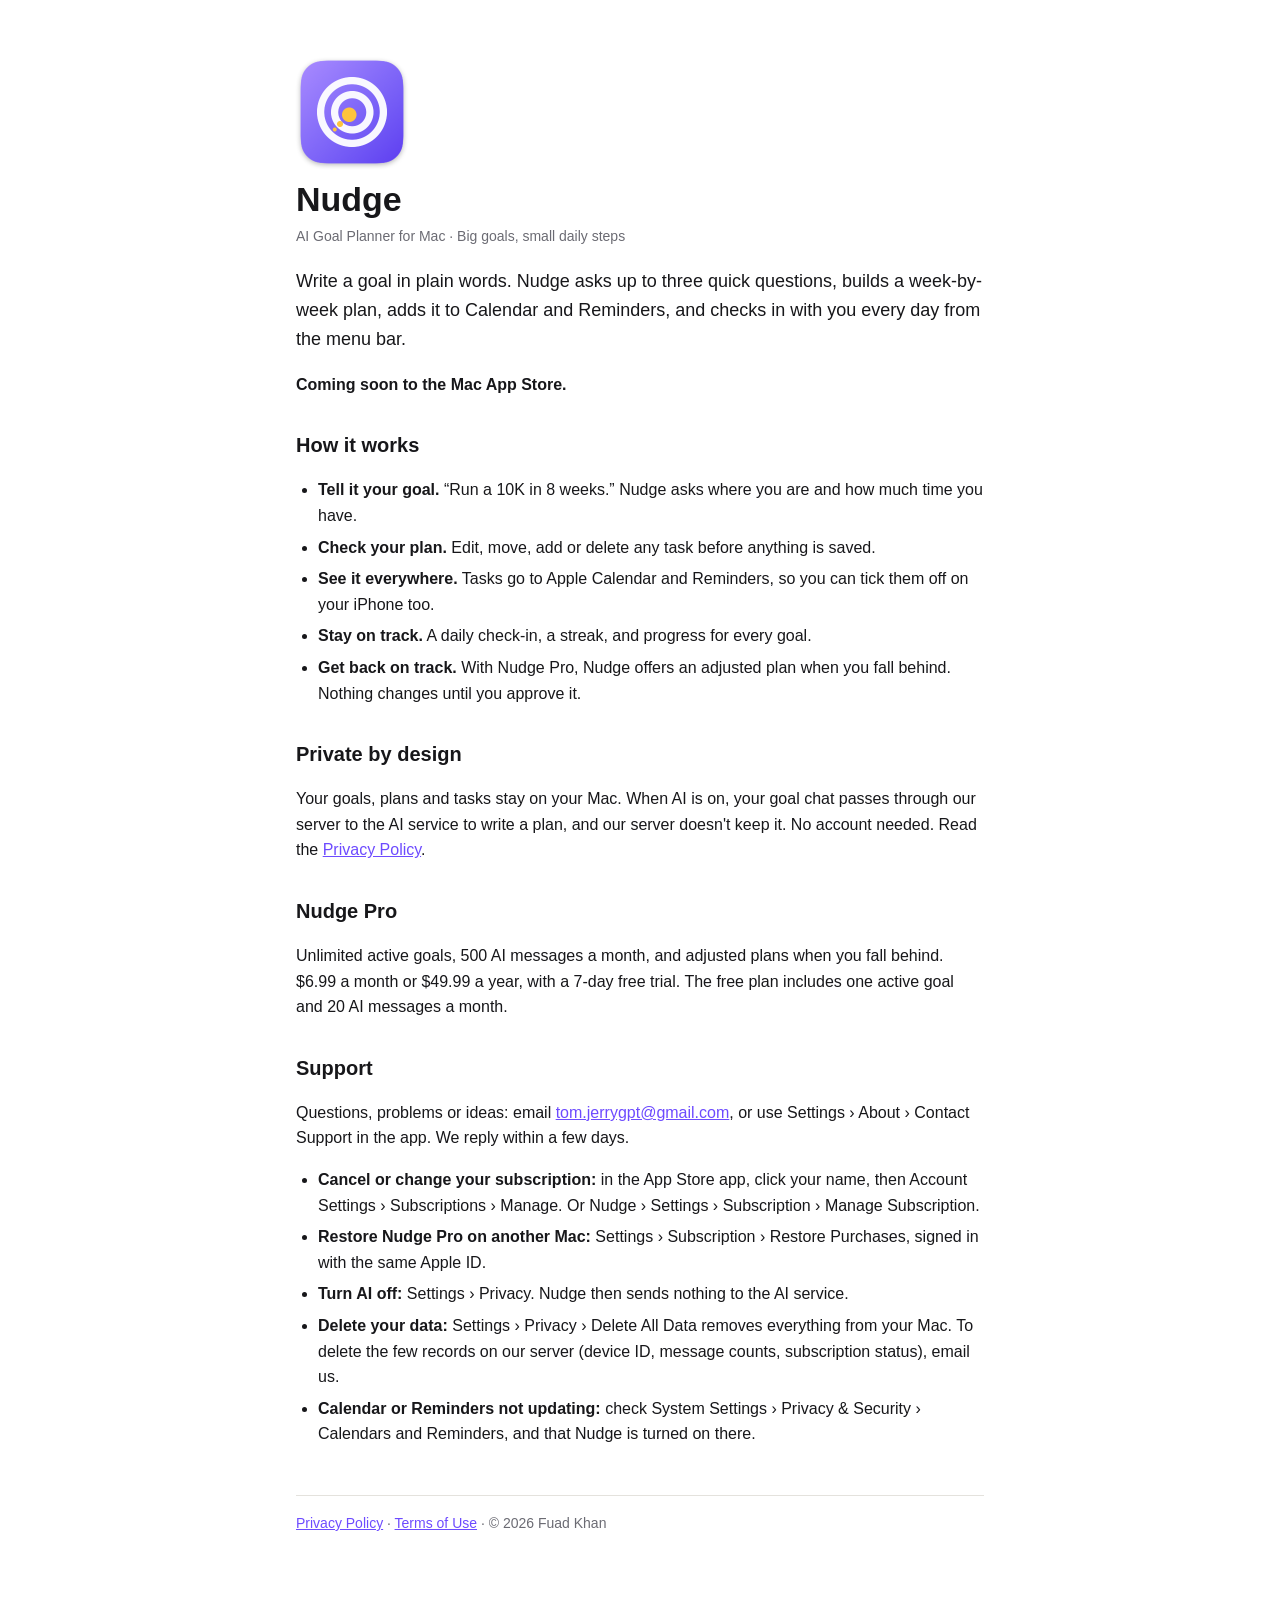
<file: index.html>
<!doctype html>
<html lang="en">
<head>
<meta charset="utf-8">
<meta name="viewport" content="width=device-width, initial-scale=1">
<title>Nudge: AI Goal Planner</title>
<meta name="description" content="Nudge turns a goal into a week-by-week plan and keeps you on track from your Mac's menu bar.">
<link rel="icon" href="icon.png">
<link rel="stylesheet" href="style.css">
</head>
<body>
<main>
<img class="app-icon" src="icon.png" width="128" height="128" alt="">
<h1>Nudge</h1>
<p class="meta">AI Goal Planner for Mac · Big goals, small daily steps</p>
<p class="lead">Write a goal in plain words. Nudge asks up to three quick questions, builds a week-by-week plan, adds it to Calendar and Reminders, and checks in with you every day from the menu bar.</p>
<p><strong>Coming soon to the Mac App Store.</strong></p>

<h2>How it works</h2>
<ul>
  <li><strong>Tell it your goal.</strong> “Run a 10K in 8 weeks.” Nudge asks where you are and how much time you have.</li>
  <li><strong>Check your plan.</strong> Edit, move, add or delete any task before anything is saved.</li>
  <li><strong>See it everywhere.</strong> Tasks go to Apple Calendar and Reminders, so you can tick them off on your iPhone too.</li>
  <li><strong>Stay on track.</strong> A daily check-in, a streak, and progress for every goal.</li>
  <li><strong>Get back on track.</strong> With Nudge Pro, Nudge offers an adjusted plan when you fall behind. Nothing changes until you approve it.</li>
</ul>

<h2>Private by design</h2>
<p>Your goals, plans and tasks stay on your Mac. When AI is on, your goal chat passes through our server to the AI service to write a plan, and our server doesn't keep it. No account needed. Read the <a href="privacy.html">Privacy Policy</a>.</p>

<h2>Nudge Pro</h2>
<p>Unlimited active goals, 500 AI messages a month, and adjusted plans when you fall behind. $6.99 a month or $49.99 a year, with a 7-day free trial. The free plan includes one active goal and 20 AI messages a month.</p>

<h2 id="support">Support</h2>
<p>Questions, problems or ideas: email <a href="mailto:tom.jerrygpt@gmail.com">tom.jerrygpt@gmail.com</a>, or use Settings › About › Contact Support in the app. We reply within a few days.</p>
<ul>
  <li><strong>Cancel or change your subscription:</strong> in the App Store app, click your name, then Account Settings › Subscriptions › Manage. Or Nudge › Settings › Subscription › Manage Subscription.</li>
  <li><strong>Restore Nudge Pro on another Mac:</strong> Settings › Subscription › Restore Purchases, signed in with the same Apple ID.</li>
  <li><strong>Turn AI off:</strong> Settings › Privacy. Nudge then sends nothing to the AI service.</li>
  <li><strong>Delete your data:</strong> Settings › Privacy › Delete All Data removes everything from your Mac. To delete the few records on our server (device ID, message counts, subscription status), email us.</li>
  <li><strong>Calendar or Reminders not updating:</strong> check System Settings › Privacy &amp; Security › Calendars and Reminders, and that Nudge is turned on there.</li>
</ul>

<footer><a href="privacy.html">Privacy Policy</a> · <a href="terms.html">Terms of Use</a> · © 2026 Fuad Khan</footer>
</main>
</body>
</html>
</file>
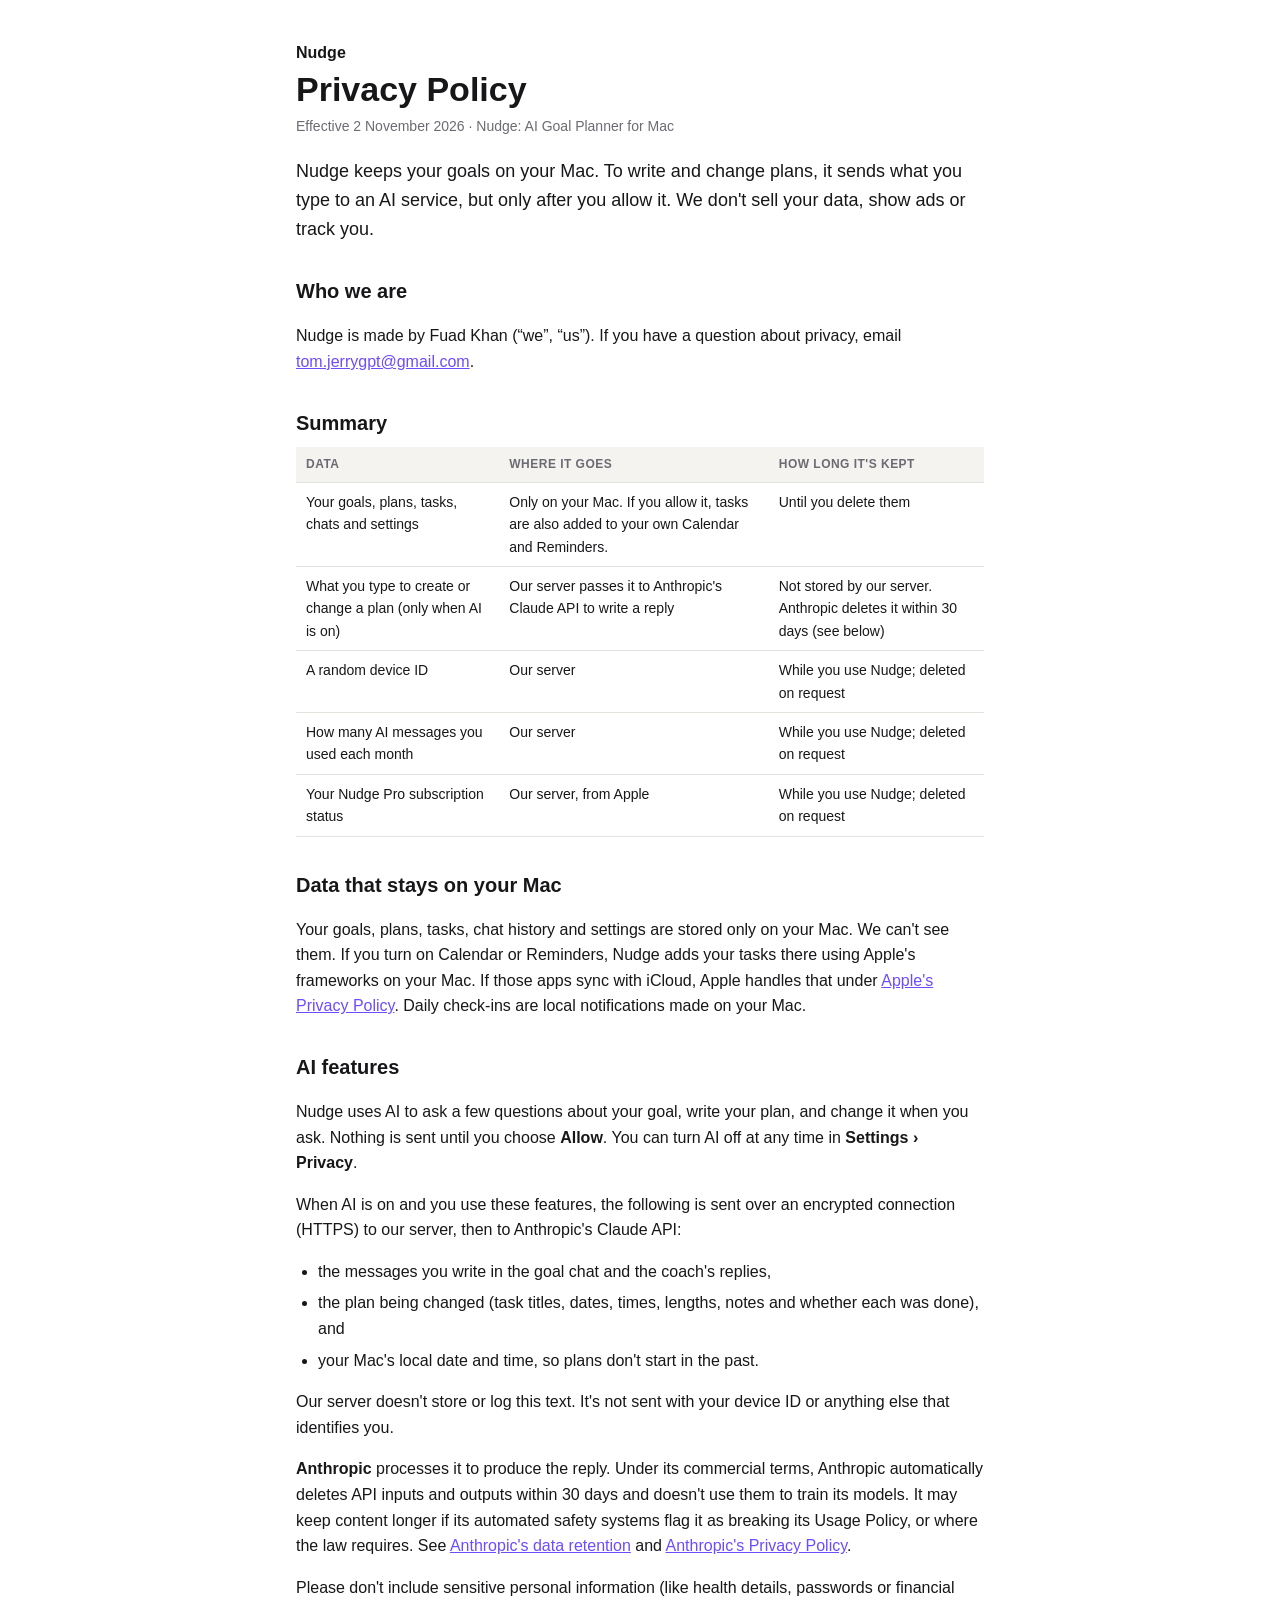
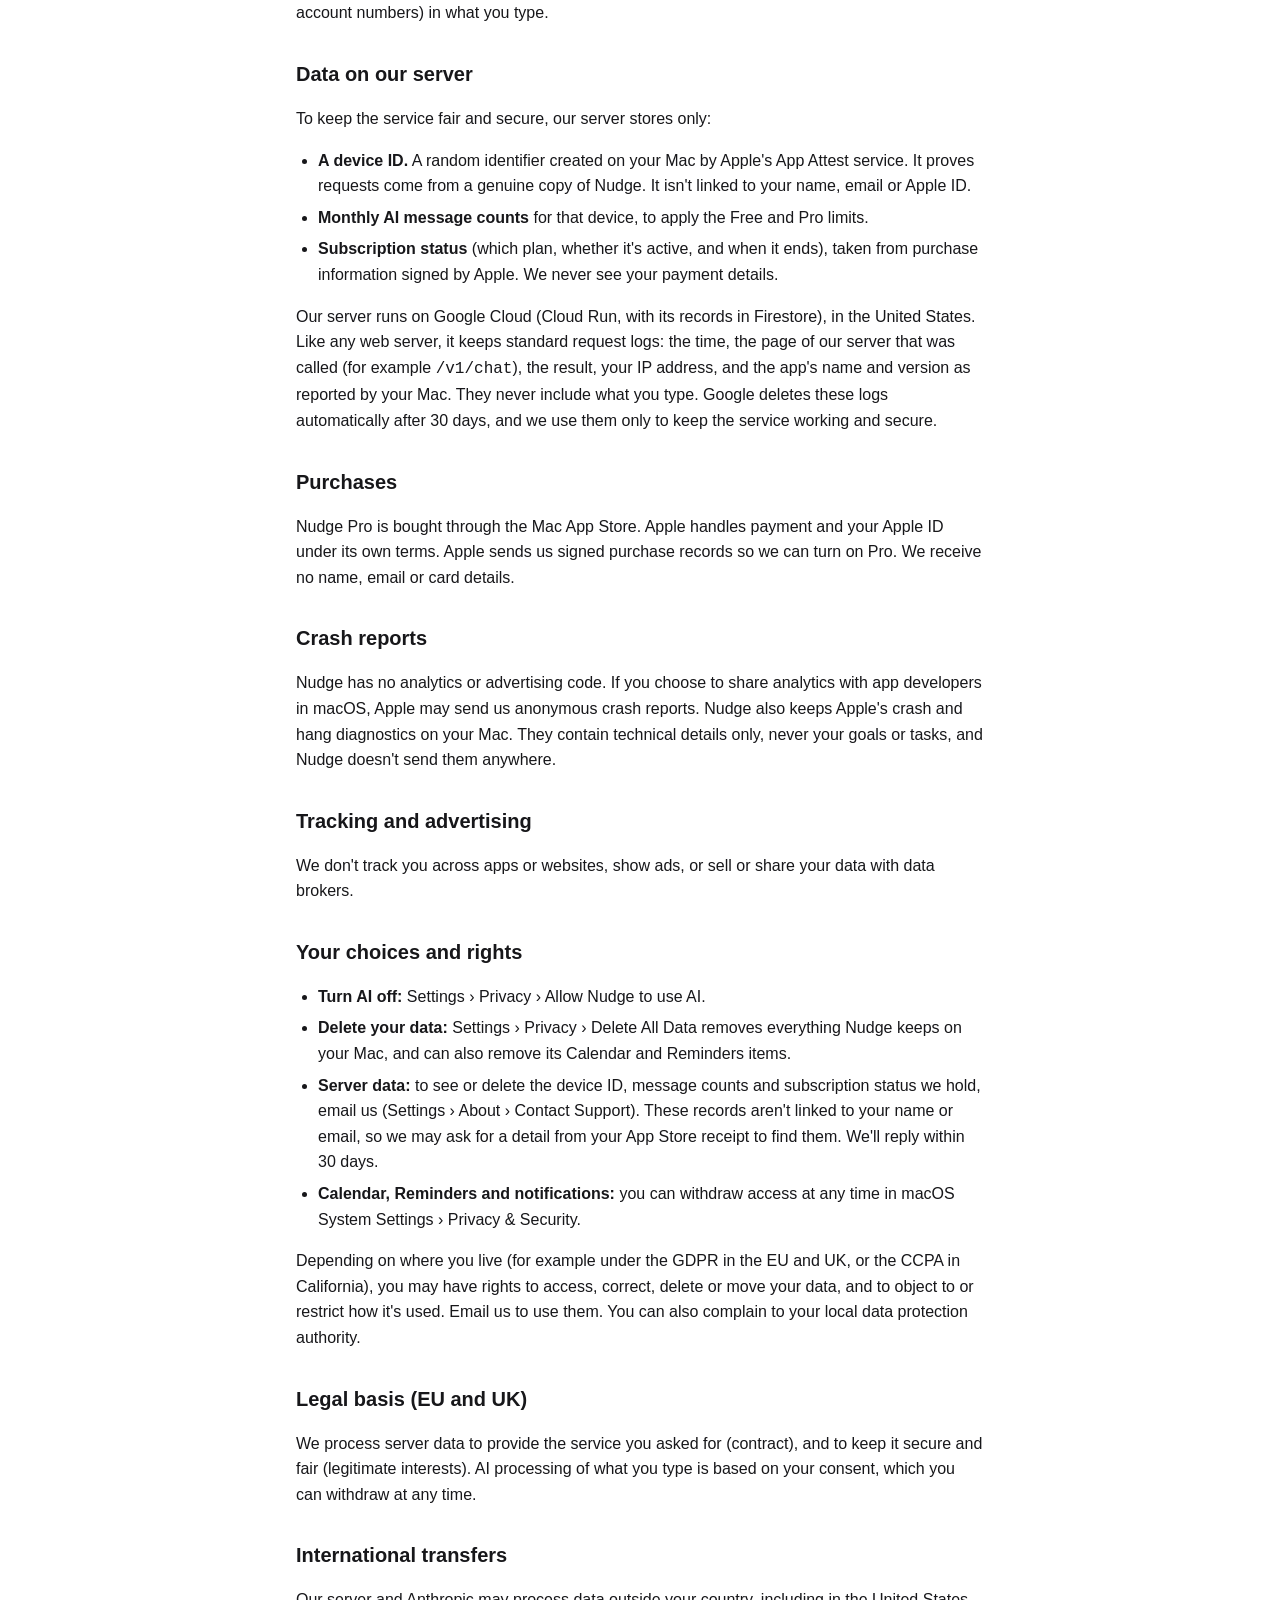
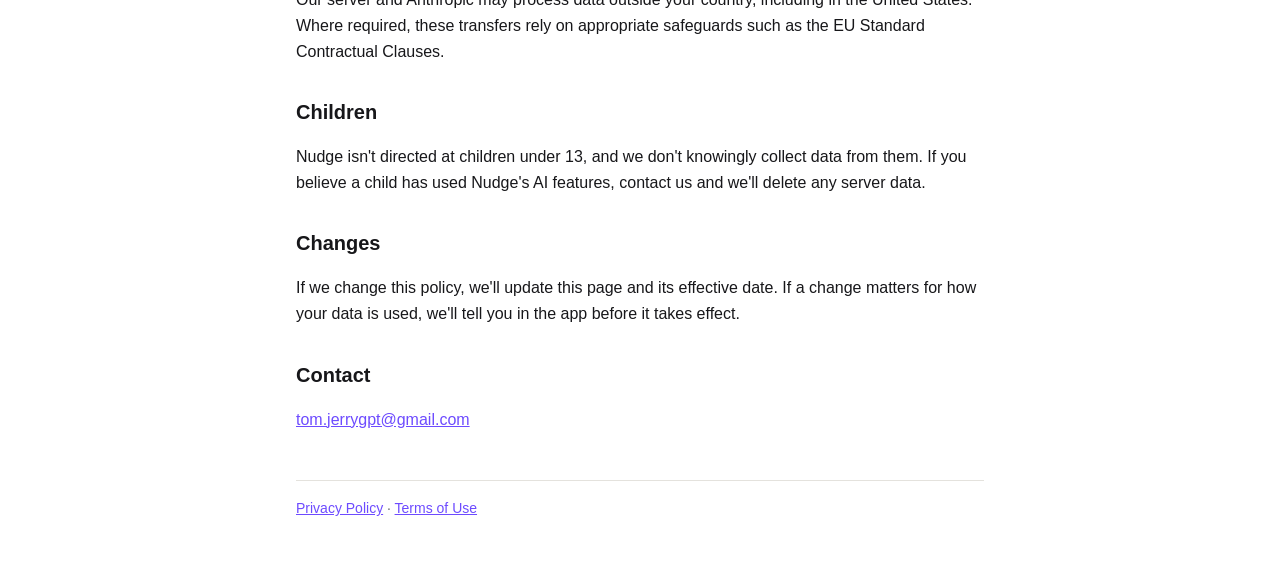
<file: privacy.html>
<!doctype html>
<html lang="en">
<head>
<meta charset="utf-8">
<meta name="viewport" content="width=device-width, initial-scale=1">
<title>Nudge Privacy Policy</title>
<meta name="description" content="How Nudge: AI Goal Planner handles your data.">
<link rel="stylesheet" href="style.css">
</head>
<body>
<main>
<p class="eyebrow">Nudge</p>
<h1>Privacy Policy</h1>
<p class="meta">Effective 2 November 2026 · Nudge: AI Goal Planner for Mac</p>

<p class="lead">Nudge keeps your goals on your Mac. To write and change plans, it sends what you type to an AI service, but only after you allow it. We don't sell your data, show ads or track you.</p>

<h2>Who we are</h2>
<p>Nudge is made by Fuad Khan (“we”, “us”). If you have a question about privacy, email <a href="mailto:tom.jerrygpt@gmail.com">tom.jerrygpt@gmail.com</a>.</p>

<h2>Summary</h2>
<table>
  <thead><tr><th>Data</th><th>Where it goes</th><th>How long it's kept</th></tr></thead>
  <tbody>
    <tr><td>Your goals, plans, tasks, chats and settings</td><td>Only on your Mac. If you allow it, tasks are also added to your own Calendar and Reminders.</td><td>Until you delete them</td></tr>
    <tr><td>What you type to create or change a plan (only when AI is on)</td><td>Our server passes it to Anthropic's Claude API to write a reply</td><td>Not stored by our server. Anthropic deletes it within 30 days (see below)</td></tr>
    <tr><td>A random device ID</td><td>Our server</td><td>While you use Nudge; deleted on request</td></tr>
    <tr><td>How many AI messages you used each month</td><td>Our server</td><td>While you use Nudge; deleted on request</td></tr>
    <tr><td>Your Nudge Pro subscription status</td><td>Our server, from Apple</td><td>While you use Nudge; deleted on request</td></tr>
  </tbody>
</table>

<h2>Data that stays on your Mac</h2>
<p>Your goals, plans, tasks, chat history and settings are stored only on your Mac. We can't see them. If you turn on Calendar or Reminders, Nudge adds your tasks there using Apple's frameworks on your Mac. If those apps sync with iCloud, Apple handles that under <a href="https://www.apple.com/legal/privacy/">Apple's Privacy Policy</a>. Daily check-ins are local notifications made on your Mac.</p>

<h2>AI features</h2>
<p>Nudge uses AI to ask a few questions about your goal, write your plan, and change it when you ask. Nothing is sent until you choose <strong>Allow</strong>. You can turn AI off at any time in <strong>Settings › Privacy</strong>.</p>
<p>When AI is on and you use these features, the following is sent over an encrypted connection (HTTPS) to our server, then to Anthropic's Claude API:</p>
<ul>
  <li>the messages you write in the goal chat and the coach's replies,</li>
  <li>the plan being changed (task titles, dates, times, lengths, notes and whether each was done), and</li>
  <li>your Mac's local date and time, so plans don't start in the past.</li>
</ul>
<p>Our server doesn't store or log this text. It's not sent with your device ID or anything else that identifies you.</p>
<p><strong>Anthropic</strong> processes it to produce the reply. Under its commercial terms, Anthropic automatically deletes API inputs and outputs within 30 days and doesn't use them to train its models. It may keep content longer if its automated safety systems flag it as breaking its Usage Policy, or where the law requires. See <a href="https://privacy.claude.com/en/articles/7996866-how-long-do-you-store-my-organization-s-data">Anthropic's data retention</a> and <a href="https://www.anthropic.com/legal/privacy">Anthropic's Privacy Policy</a>.</p>
<p>Please don't include sensitive personal information (like health details, passwords or financial account numbers) in what you type.</p>

<h2>Data on our server</h2>
<p>To keep the service fair and secure, our server stores only:</p>
<ul>
  <li><strong>A device ID.</strong> A random identifier created on your Mac by Apple's App Attest service. It proves requests come from a genuine copy of Nudge. It isn't linked to your name, email or Apple ID.</li>
  <li><strong>Monthly AI message counts</strong> for that device, to apply the Free and Pro limits.</li>
  <li><strong>Subscription status</strong> (which plan, whether it's active, and when it ends), taken from purchase information signed by Apple. We never see your payment details.</li>
</ul>
<p>Our server runs on Google Cloud (Cloud Run, with its records in Firestore), in the United States. Like any web server, it keeps standard request logs: the time, the page of our server that was called (for example <code>/v1/chat</code>), the result, your IP address, and the app's name and version as reported by your Mac. They never include what you type. Google deletes these logs automatically after 30 days, and we use them only to keep the service working and secure.</p>

<h2>Purchases</h2>
<p>Nudge Pro is bought through the Mac App Store. Apple handles payment and your Apple ID under its own terms. Apple sends us signed purchase records so we can turn on Pro. We receive no name, email or card details.</p>

<h2>Crash reports</h2>
<p>Nudge has no analytics or advertising code. If you choose to share analytics with app developers in macOS, Apple may send us anonymous crash reports. Nudge also keeps Apple's crash and hang diagnostics on your Mac. They contain technical details only, never your goals or tasks, and Nudge doesn't send them anywhere.</p>

<h2>Tracking and advertising</h2>
<p>We don't track you across apps or websites, show ads, or sell or share your data with data brokers.</p>

<h2>Your choices and rights</h2>
<ul>
  <li><strong>Turn AI off:</strong> Settings › Privacy › Allow Nudge to use AI.</li>
  <li><strong>Delete your data:</strong> Settings › Privacy › Delete All Data removes everything Nudge keeps on your Mac, and can also remove its Calendar and Reminders items.</li>
  <li><strong>Server data:</strong> to see or delete the device ID, message counts and subscription status we hold, email us (Settings › About › Contact Support). These records aren't linked to your name or email, so we may ask for a detail from your App Store receipt to find them. We'll reply within 30 days.</li>
  <li><strong>Calendar, Reminders and notifications:</strong> you can withdraw access at any time in macOS System Settings › Privacy &amp; Security.</li>
</ul>
<p>Depending on where you live (for example under the GDPR in the EU and UK, or the CCPA in California), you may have rights to access, correct, delete or move your data, and to object to or restrict how it's used. Email us to use them. You can also complain to your local data protection authority.</p>

<h2>Legal basis (EU and UK)</h2>
<p>We process server data to provide the service you asked for (contract), and to keep it secure and fair (legitimate interests). AI processing of what you type is based on your consent, which you can withdraw at any time.</p>

<h2>International transfers</h2>
<p>Our server and Anthropic may process data outside your country, including in the United States. Where required, these transfers rely on appropriate safeguards such as the EU Standard Contractual Clauses.</p>

<h2>Children</h2>
<p>Nudge isn't directed at children under 13, and we don't knowingly collect data from them. If you believe a child has used Nudge's AI features, contact us and we'll delete any server data.</p>

<h2>Changes</h2>
<p>If we change this policy, we'll update this page and its effective date. If a change matters for how your data is used, we'll tell you in the app before it takes effect.</p>

<h2>Contact</h2>
<p><a href="mailto:tom.jerrygpt@gmail.com">tom.jerrygpt@gmail.com</a></p>

<footer><a href="privacy.html">Privacy Policy</a> · <a href="terms.html">Terms of Use</a></footer>
</main>
</body>
</html>
</file>
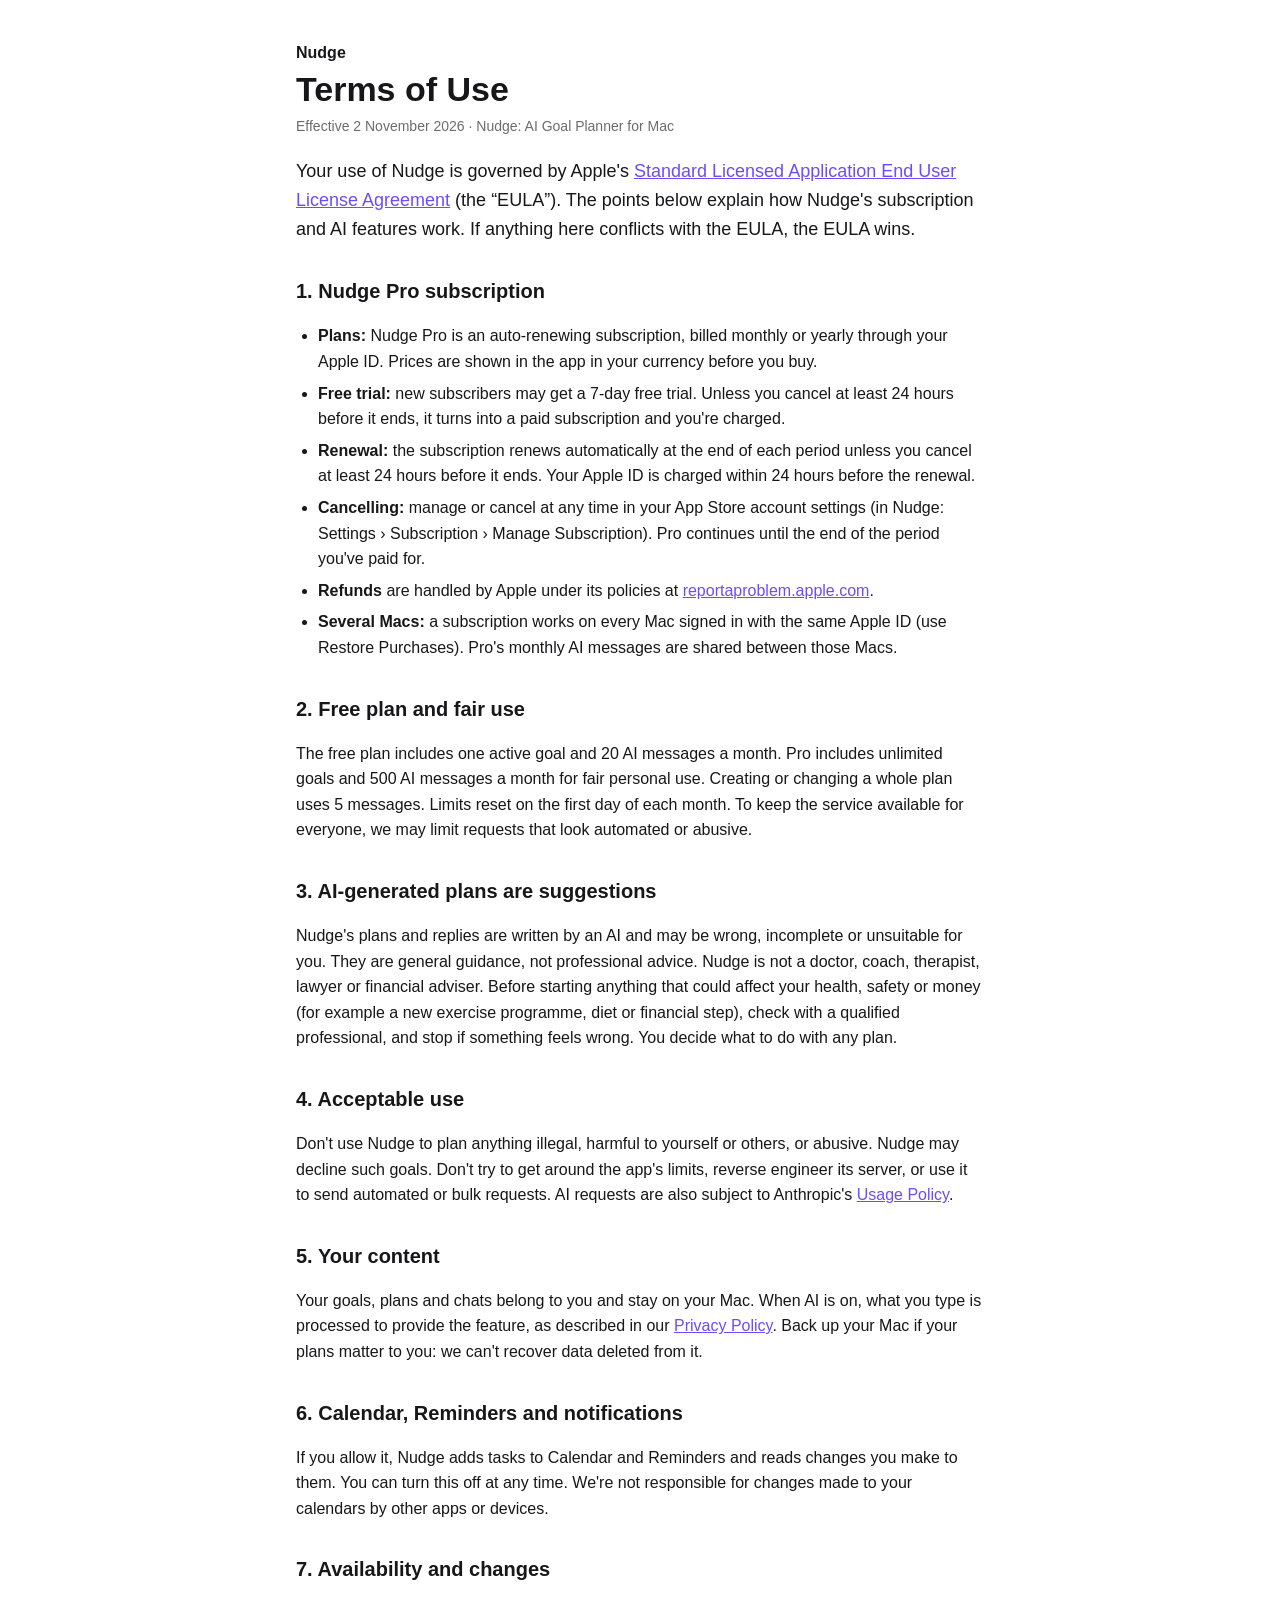
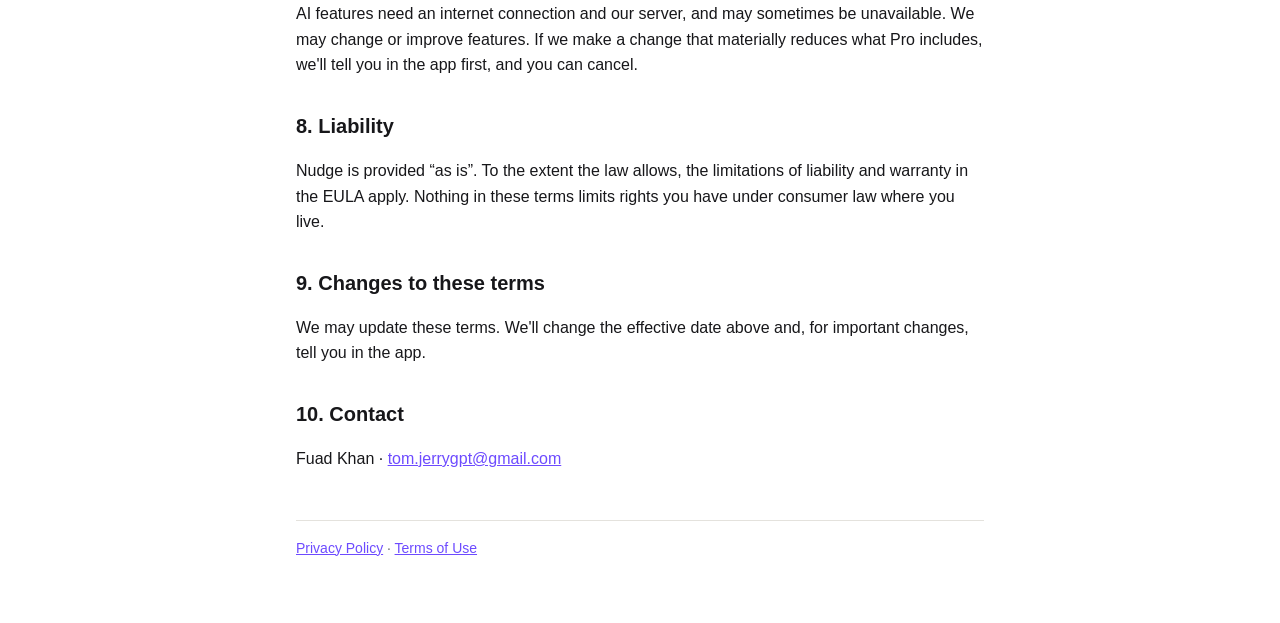
<file: terms.html>
<!doctype html>
<html lang="en">
<head>
<meta charset="utf-8">
<meta name="viewport" content="width=device-width, initial-scale=1">
<title>Nudge Terms of Use</title>
<meta name="description" content="Terms of Use for Nudge: AI Goal Planner.">
<link rel="stylesheet" href="style.css">
</head>
<body>
<main>
<p class="eyebrow">Nudge</p>
<h1>Terms of Use</h1>
<p class="meta">Effective 2 November 2026 · Nudge: AI Goal Planner for Mac</p>

<p class="lead">Your use of Nudge is governed by Apple's <a href="https://www.apple.com/legal/internet-services/itunes/dev/stdeula/">Standard Licensed Application End User License Agreement</a> (the “EULA”). The points below explain how Nudge's subscription and AI features work. If anything here conflicts with the EULA, the EULA wins.</p>

<h2>1. Nudge Pro subscription</h2>
<ul>
  <li><strong>Plans:</strong> Nudge Pro is an auto-renewing subscription, billed monthly or yearly through your Apple ID. Prices are shown in the app in your currency before you buy.</li>
  <li><strong>Free trial:</strong> new subscribers may get a 7-day free trial. Unless you cancel at least 24 hours before it ends, it turns into a paid subscription and you're charged.</li>
  <li><strong>Renewal:</strong> the subscription renews automatically at the end of each period unless you cancel at least 24 hours before it ends. Your Apple ID is charged within 24 hours before the renewal.</li>
  <li><strong>Cancelling:</strong> manage or cancel at any time in your App Store account settings (in Nudge: Settings › Subscription › Manage Subscription). Pro continues until the end of the period you've paid for.</li>
  <li><strong>Refunds</strong> are handled by Apple under its policies at <a href="https://reportaproblem.apple.com">reportaproblem.apple.com</a>.</li>
  <li><strong>Several Macs:</strong> a subscription works on every Mac signed in with the same Apple ID (use Restore Purchases). Pro's monthly AI messages are shared between those Macs.</li>
</ul>

<h2>2. Free plan and fair use</h2>
<p>The free plan includes one active goal and 20 AI messages a month. Pro includes unlimited goals and 500 AI messages a month for fair personal use. Creating or changing a whole plan uses 5 messages. Limits reset on the first day of each month. To keep the service available for everyone, we may limit requests that look automated or abusive.</p>

<h2>3. AI-generated plans are suggestions</h2>
<p>Nudge's plans and replies are written by an AI and may be wrong, incomplete or unsuitable for you. They are general guidance, not professional advice. Nudge is not a doctor, coach, therapist, lawyer or financial adviser. Before starting anything that could affect your health, safety or money (for example a new exercise programme, diet or financial step), check with a qualified professional, and stop if something feels wrong. You decide what to do with any plan.</p>

<h2>4. Acceptable use</h2>
<p>Don't use Nudge to plan anything illegal, harmful to yourself or others, or abusive. Nudge may decline such goals. Don't try to get around the app's limits, reverse engineer its server, or use it to send automated or bulk requests. AI requests are also subject to Anthropic's <a href="https://www.anthropic.com/legal/aup">Usage Policy</a>.</p>

<h2>5. Your content</h2>
<p>Your goals, plans and chats belong to you and stay on your Mac. When AI is on, what you type is processed to provide the feature, as described in our <a href="privacy.html">Privacy Policy</a>. Back up your Mac if your plans matter to you: we can't recover data deleted from it.</p>

<h2>6. Calendar, Reminders and notifications</h2>
<p>If you allow it, Nudge adds tasks to Calendar and Reminders and reads changes you make to them. You can turn this off at any time. We're not responsible for changes made to your calendars by other apps or devices.</p>

<h2>7. Availability and changes</h2>
<p>AI features need an internet connection and our server, and may sometimes be unavailable. We may change or improve features. If we make a change that materially reduces what Pro includes, we'll tell you in the app first, and you can cancel.</p>

<h2>8. Liability</h2>
<p>Nudge is provided “as is”. To the extent the law allows, the limitations of liability and warranty in the EULA apply. Nothing in these terms limits rights you have under consumer law where you live.</p>

<h2>9. Changes to these terms</h2>
<p>We may update these terms. We'll change the effective date above and, for important changes, tell you in the app.</p>

<h2>10. Contact</h2>
<p>Fuad Khan · <a href="mailto:tom.jerrygpt@gmail.com">tom.jerrygpt@gmail.com</a></p>

<footer><a href="privacy.html">Privacy Policy</a> · <a href="terms.html">Terms of Use</a></footer>
</main>
</body>
</html>
</file>
<file: style.css>
:root {
  --page: #ffffff; --ink: #17171a; --muted: #6b6b73; --line: #e4e2dd; --accent: #6d4bff; --soft: #f4f3f0;
}
@media (prefers-color-scheme: dark) {
  :root { --page: #121215; --ink: #ececf0; --muted: #a1a1aa; --line: #2b2b31; --accent: #a594ff; --soft: #1c1c21; }
}
* { box-sizing: border-box; }
body { margin: 0; background: var(--page); color: var(--ink);
  font: 16px/1.6 -apple-system, BlinkMacSystemFont, "Helvetica Neue", Arial, sans-serif; }
main { max-width: 720px; margin: 0 auto; padding: 40px 16px 64px; }
a { color: var(--accent); }
h1 { font-size: 34px; line-height: 1.15; margin: 4px 0 6px; }
h2 { font-size: 20px; margin: 32px 0 8px; }
.eyebrow { margin: 0; font-weight: 700; }
.eyebrow a { text-decoration: none; }
.meta { color: var(--muted); margin: 0 0 20px; font-size: 14px; }
.lead { font-size: 18px; }
ul { padding-left: 22px; }
li { margin: 6px 0; }
table { width: 100%; border-collapse: collapse; font-size: 14px; display: block; overflow-x: auto; }
th, td { text-align: left; vertical-align: top; padding: 8px 10px; border-bottom: 1px solid var(--line); }
th { background: var(--soft); font-size: 12px; text-transform: uppercase; letter-spacing: .04em; color: var(--muted); }
footer { margin-top: 48px; padding-top: 16px; border-top: 1px solid var(--line); color: var(--muted); font-size: 14px; }
.app-icon { display: block; margin: 8px 0 4px -8px; }
</file>
